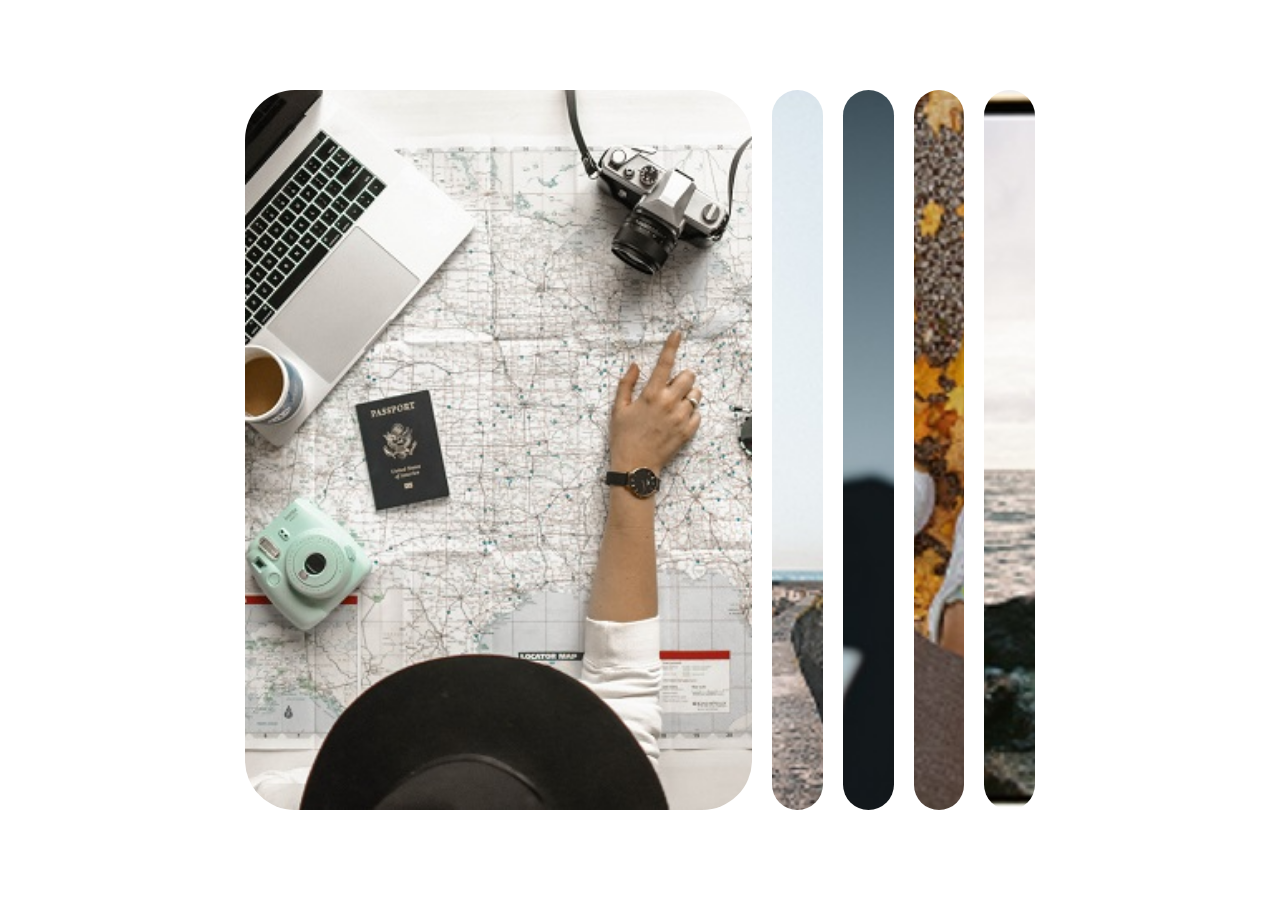
<file: expanding-image/index.html>
<!DOCTYPE html>
<html lang="en">
<head>
    <meta charset="UTF-8">
    <meta http-equiv="X-UA-Compatible" content="IE=edge">
    <meta name="viewport" content="width=device-width, initial-scale=1.0">
    <link rel="stylesheet" href="css/style.css">
    <title>Document</title>
</head>
<body>
    <div class="container">
    <div class="panel active" style="background-image: url(img/explore.jpg);"></div>
    <div class="panel" style="background-image: url(img/img-1.jpg);"></div>
    <div class="panel" style="background-image: url(img/img-2.jpg);"></div>
    <div class="panel" style="background-image: url(img/img-3.jpg);"></div>
    <div class="panel" style="background-image: url(img/img-4.jpg);"></div>
</div>
<script src="js/script.js"></script>
</body>
</html>
</file>
<file: expanding-image/css/style.css>
*{
    box-sizing:border-box ;
}

body{
    display: flex;
    justify-content: center;
    align-items: center;
    height: 100vh;
    overflow: hidden;
    margin: 0;
}

.container{
    display: flex;
    width: 90vh;
}

.panel{
    background-size: auto 100%;
    background-position: center;
    background-repeat: no-repeat;
    border-radius: 50px;
    height: 80vh;
    cursor: pointer;
    flex: 0.5;
    transition: flex 0.7s ease-in;
    margin: 10px;
}
.panel.active{
    flex: 5;
}

@media(max-width:480px){
  .panel:nth-of-type(4){
      display: none;
  }
  .panel:nth-of-type(5){
      display: none;
  }
}
</file>
